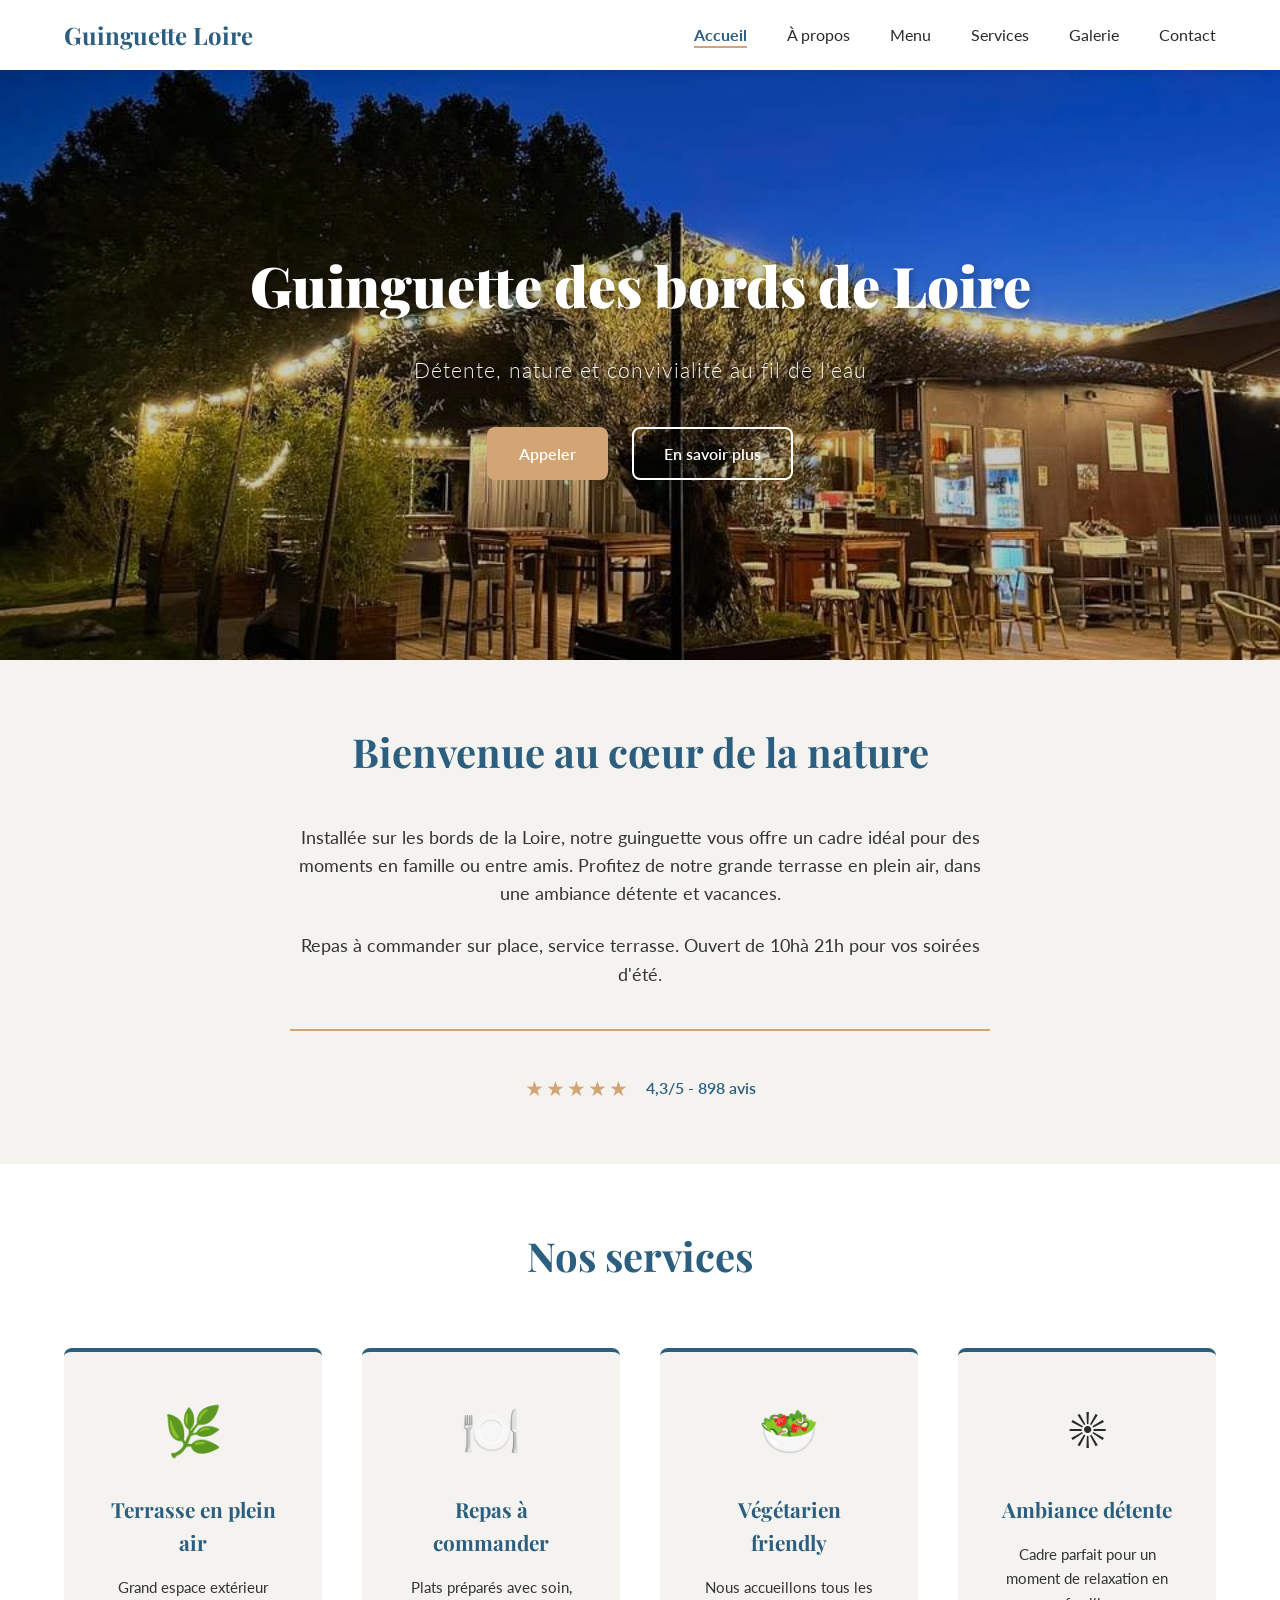
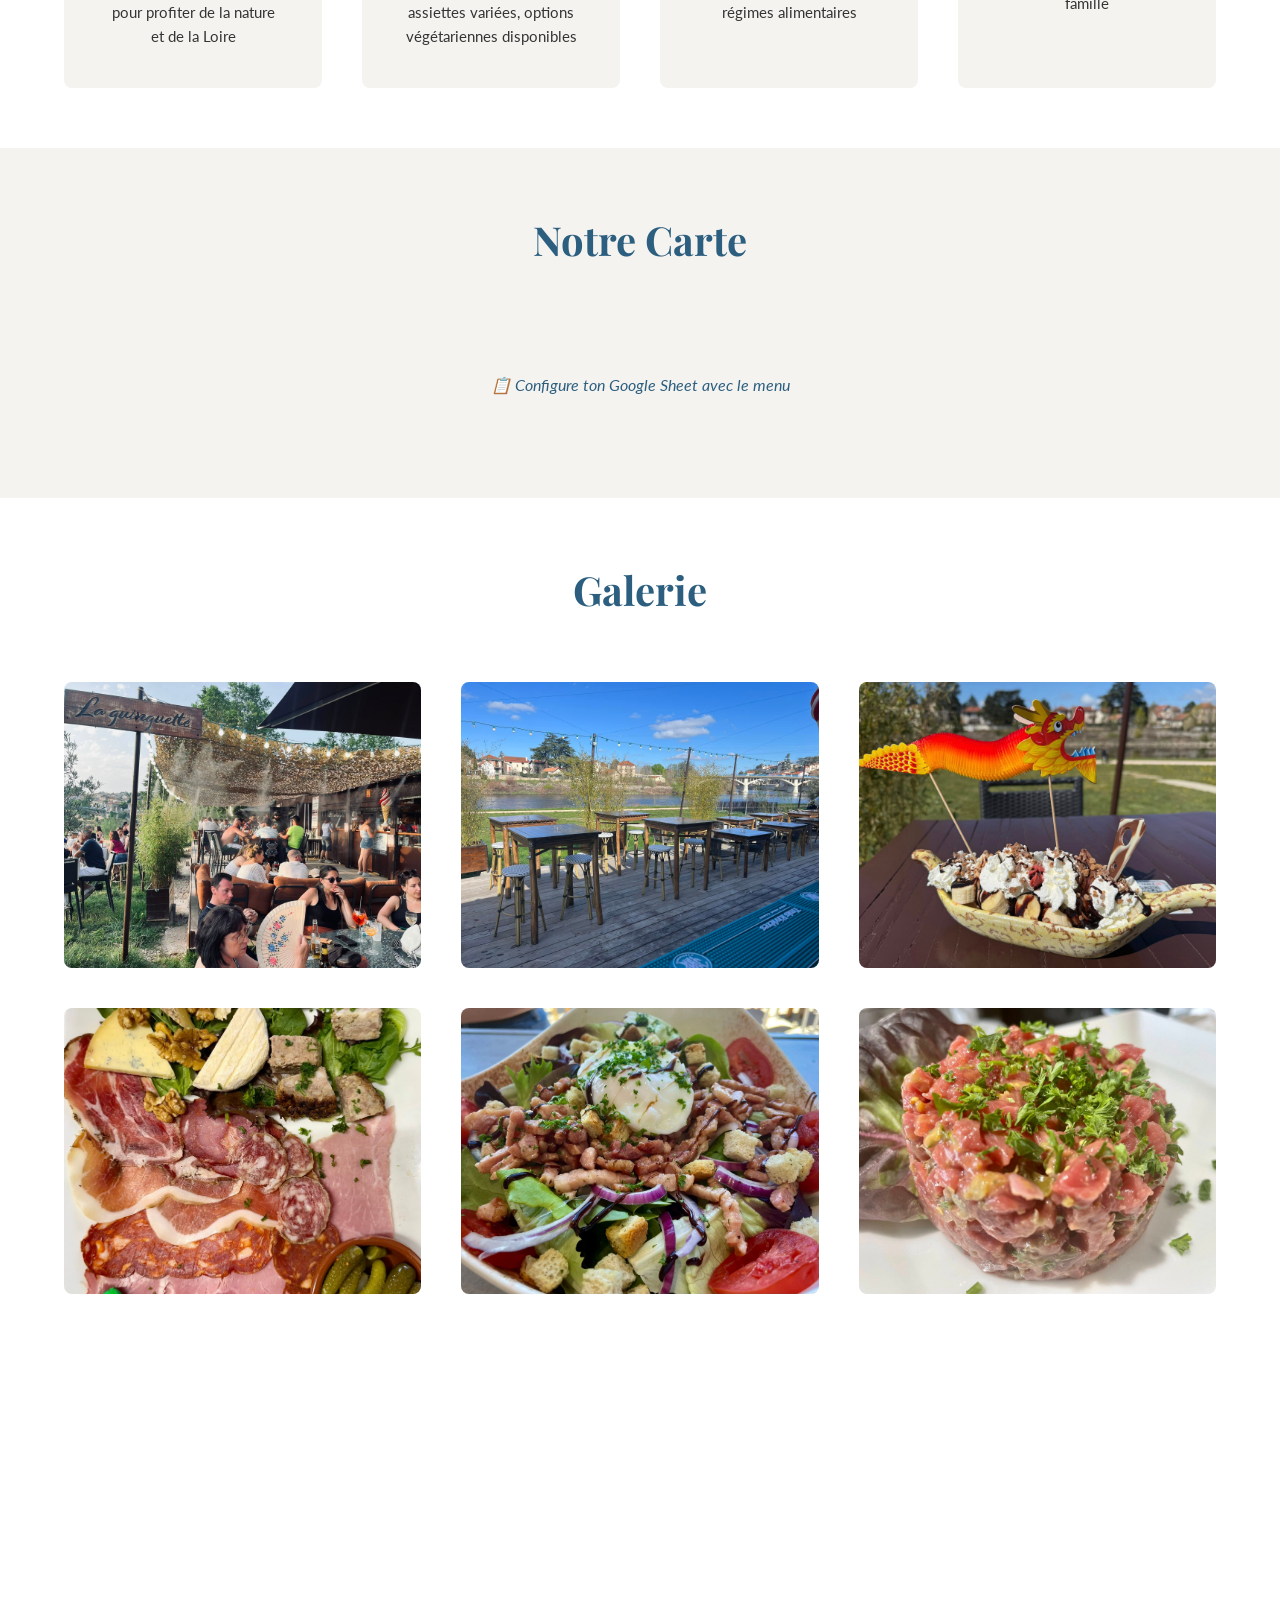
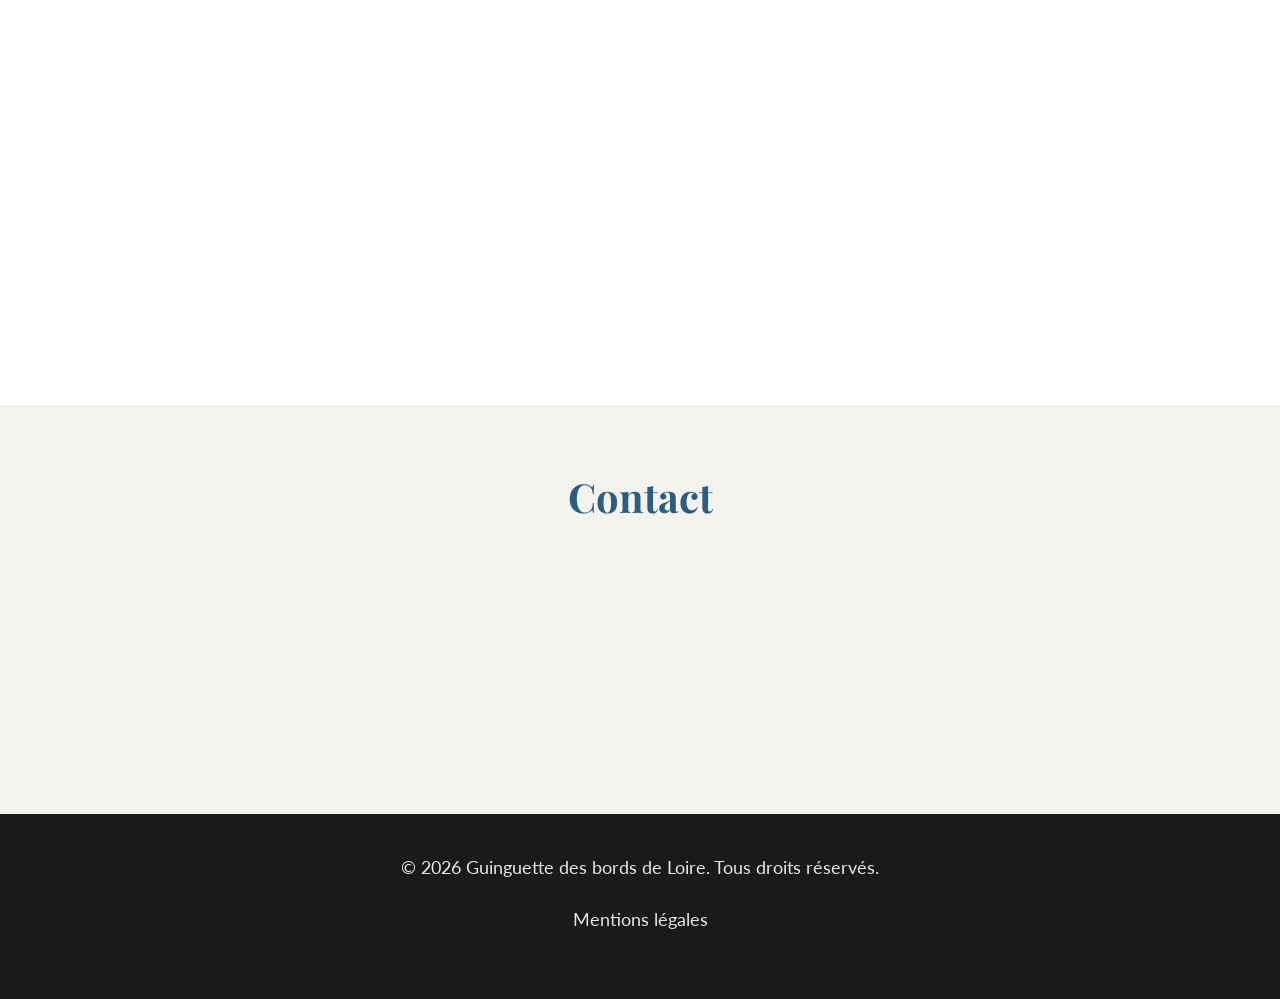
<file: index.html>
<!DOCTYPE html>
<html lang="fr">
<head>
    <meta charset="UTF-8">
    <meta name="viewport" content="width=device-width, initial-scale=1.0">
    <title>Guinguette des bords de Loire - Saint-Just-Saint-Rambert</title>
    <link rel="preconnect" href="https://fonts.googleapis.com">
    <link rel="preconnect" href="https://fonts.gstatic.com" crossorigin>
    <link href="https://fonts.googleapis.com/css2?family=Playfair+Display:wght@700;900&family=Lato:wght@300;400;700&display=swap" rel="stylesheet">
    <link rel="stylesheet" href="style.css">
</head>
<body>
    <!-- Navigation -->
    <nav class="navbar">
        <div class="nav-container">
            <div class="nav-logo">Guinguette Loire</div>
            <div class="hamburger" id="hamburger">
                <span></span>
                <span></span>
                <span></span>
            </div>
            <ul class="nav-menu" id="navMenu">
                <li><a href="#accueil" class="nav-link">Accueil</a></li>
                <li><a href="#a-propos" class="nav-link">À propos</a></li>
                <li><a href="#menu" class="nav-link">Menu</a></li>
                <li><a href="#services" class="nav-link">Services</a></li>
                <li><a href="#galerie" class="nav-link">Galerie</a></li>
                <li><a href="#contact" class="nav-link">Contact</a></li>
            </ul>
        </div>
    </nav>

    <!-- Hero Section -->
    <section id="accueil" class="hero">
        <div class="hero-content">
            <h1 class="hero-title">Guinguette des bords de Loire</h1>
            <p class="hero-subtitle">Détente, nature et convivialité au fil de l'eau</p>
            <div class="hero-cta">
                <a href="tel:0612384630" class="btn btn-primary">Appeler</a>
                <a href="#contact" class="btn btn-secondary">En savoir plus</a>
            </div>
        </div>
        <div class="hero-overlay"></div>
    </section>

    <!-- À propos -->
    <section id="a-propos" class="about">
        <div class="container">
            <div class="about-content">
                <h2>Bienvenue au cœur de la nature</h2>
                <p>Installée sur les bords de la Loire, notre guinguette vous offre un cadre idéal pour des moments en famille ou entre amis. Profitez de notre grande terrasse en plein air, dans une ambiance détente et vacances.</p>
                <p>Repas à commander sur place, service terrasse. Ouvert de 10hà 21h pour vos soirées d'été.</p>
                <div class="rating">
                    <span class="stars">★★★★★</span>
                    <span class="rating-text">4,3/5 - 898 avis</span>
                </div>
            </div>
        </div>
    </section>

    <!-- Services -->
    <section id="services" class="services">
        <div class="container">
            <h2>Nos services</h2>
            <div class="services-grid">
                <div class="service-card">
                    <div class="service-icon">🌿</div>
                    <h3>Terrasse en plein air</h3>
                    <p>Grand espace extérieur pour profiter de la nature et de la Loire</p>
                </div>
                <div class="service-card">
                    <div class="service-icon">🍽️</div>
                    <h3>Repas à commander</h3>
                    <p>Plats préparés avec soin, assiettes variées, options végétariennes disponibles</p>
                </div>
                <div class="service-card">
                    <div class="service-icon">🥗</div>
                    <h3>Végétarien friendly</h3>
                    <p>Nous accueillons tous les régimes alimentaires</p>
                </div>
                <div class="service-card">
                    <div class="service-icon">☀️</div>
                    <h3>Ambiance détente</h3>
                    <p>Cadre parfait pour un moment de relaxation en famille</p>
                </div>
            </div>
        </div>
    </section>

    <!-- Menu Section -->
    <section id="menu" class="menu">
        <div class="container">
            <h2>Notre Carte</h2>
            <div class="menu-selector">
                <!-- Les boutons seront générés automatiquement -->
            </div>
            <div class="menu-loading">Chargement du menu...</div>
            <div id="menuContainer" class="menu-grid"></div>
        </div>
    </section>

    <!-- Galerie -->
    <section id="galerie" class="gallery">
        <div class="container">
            <h2>Galerie</h2>
            <div class="gallery-grid">
                <div class="gallery-item">
                    <img src="images/image_1.jpg" alt="Terrasse extérieure">
                </div>
                <div class="gallery-item">
                    <img src="images/image_2.jpg" alt="Vue Loire">
                </div>
                <div class="gallery-item">
                    <img src="images/image_3.jpg" alt="Plats">
                </div>
                <div class="gallery-item">
                    <img src="images/image_4.jpg" alt="Ambiance">
                </div>
                <div class="gallery-item">
                    <img src="images/image_5.jpg" alt="Ambiance">
                </div>
                <div class="gallery-item">
                    <img src="images/image_6.jpg" alt="Ambiance">
                </div>
                <div class="gallery-item">
                    <img src="images/image_7.jpg" alt="Terrasse guinguette">
                </div>
                <div class="gallery-item">
                    <img src="images/image_8.jpg" alt="Vue Loire">
                </div>
                <div class="gallery-item">
                    <img src="images/image_9.jpg" alt="Plats">
                </div>
                <div class="gallery-item">
                    <img src="images/image_10.jpg" alt="Ambiance">
                </div>
                <div class="gallery-item">
                    <img src="images/image_11.jpg" alt="Ambiance">
                </div>
                <div class="gallery-item">
                    <img src="images/image_12.jpg" alt="Ambiance">
                </div>
            </div>
        </div>
    </section>

    <!-- Infos pratiques -->
    <section id="contact" class="contact">
        <div class="container">
            <h2>Contact</h2>
            <div class="infos-grid">
                <div class="info-card">
                    <h3>📍 Adresse</h3>
                    <p>25 Bd de la Loire<br>42170 Saint-Just-Saint-Rambert</p>
                </div>
                <div class="info-card">
                    <h3>📞 Téléphone</h3>
                    <p><a href="tel:0612384630">06 12 38 46 30</a></p>
                </div>
                <div class="info-card">
                    <h3>⏰ Horaires</h3>
                    <p>Ouvert tous les jours<br>Fermeture à 21h00</p>
                </div>
                <div class="info-card">
                    <h3>💰 Tarifs</h3>
                    <p>Budget moyen : 20-30€</p>
                </div>
            </div>
        </div>
    </section>

    <!-- Footer -->
    <footer class="footer">
        <p>&copy; 2026 Guinguette des bords de Loire. Tous droits réservés.</p>
        <p><a href="mentions-legales.html">Mentions légales</a></p>
    </footer>

    <script src="script.js"></script>
</body>
</html>
</file>
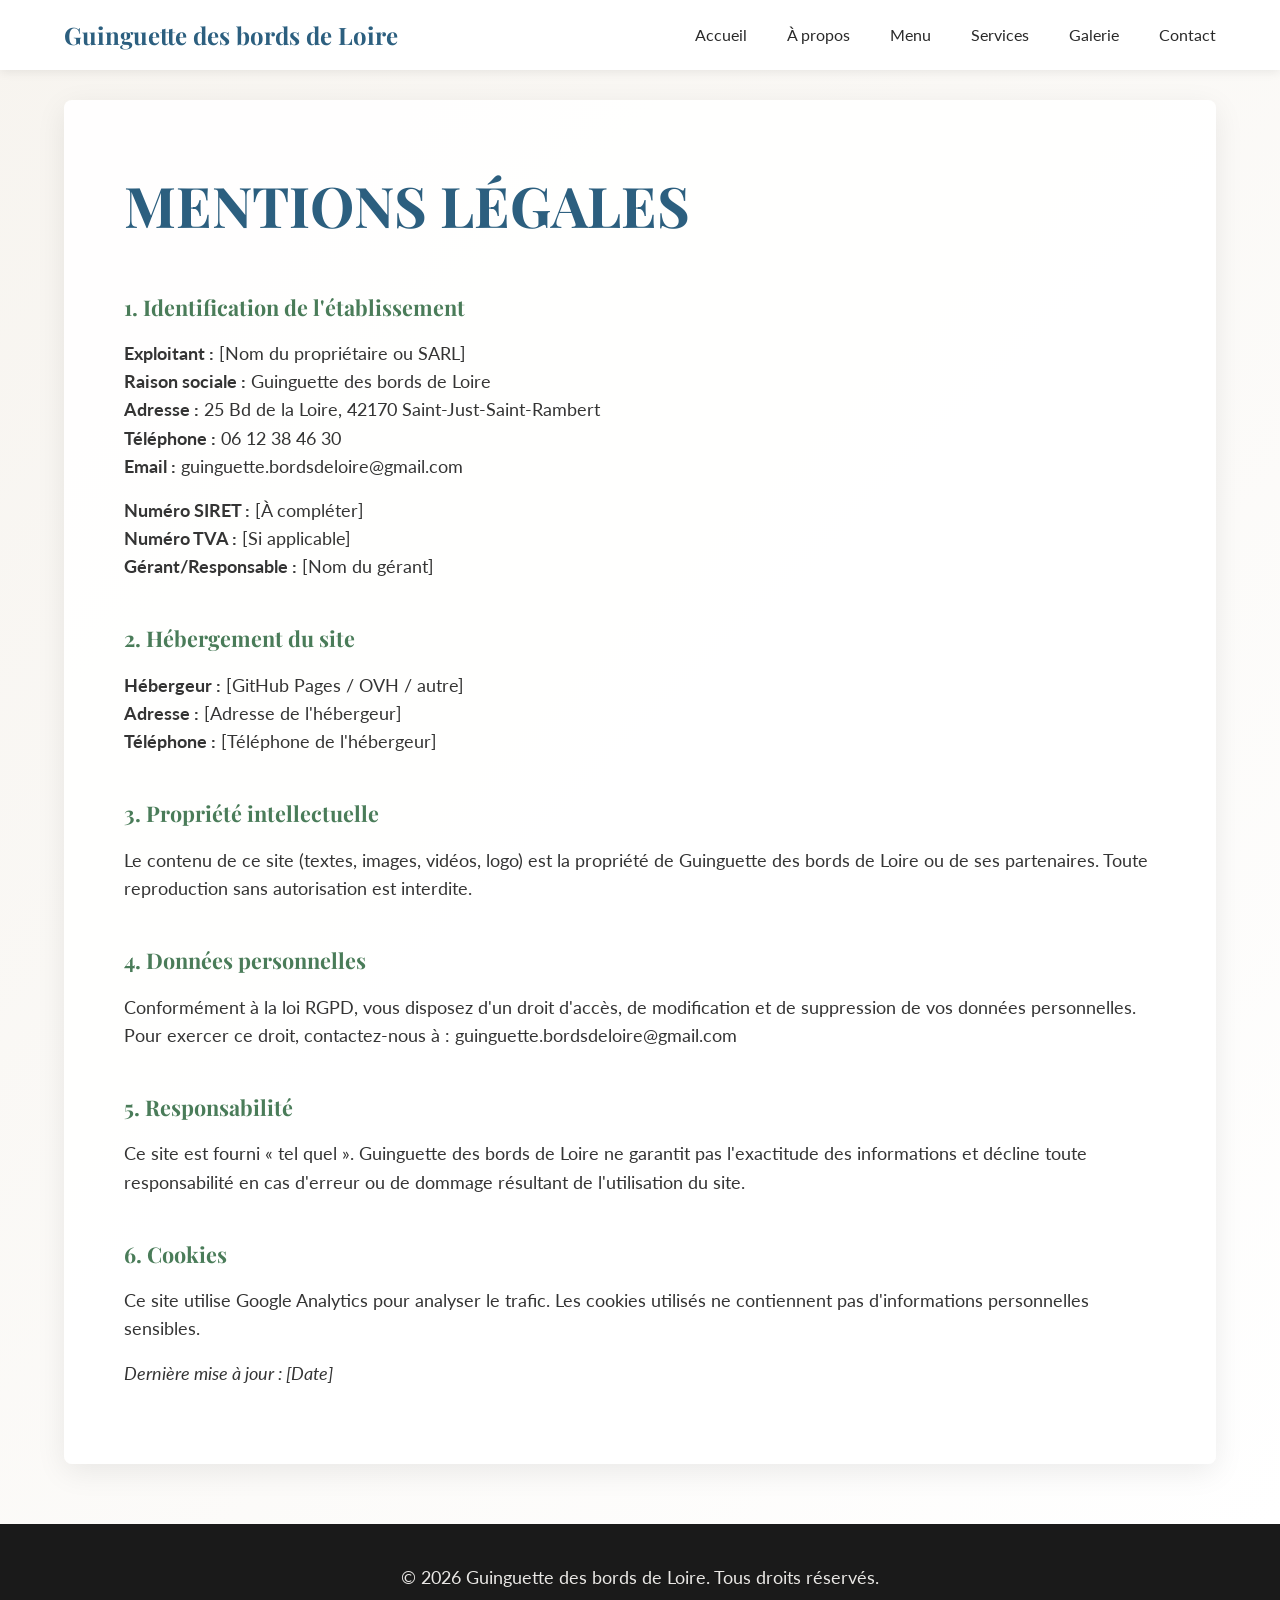
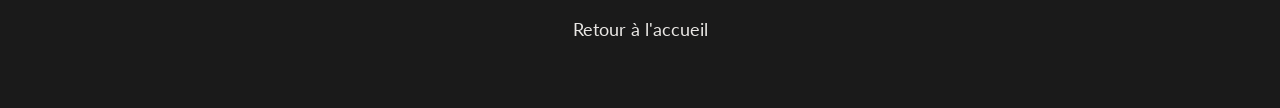
<file: mentions-legales.html>
<!DOCTYPE html>
<html lang="fr">
<head>
    <meta charset="UTF-8">
    <meta name="viewport" content="width=device-width, initial-scale=1.0">
    <title>Mentions légales - Guinguette des bords de Loire</title>
    <meta name="description" content="Mentions légales de la Guinguette des bords de Loire">
    <link rel="preconnect" href="https://fonts.googleapis.com">
    <link rel="preconnect" href="https://fonts.gstatic.com" crossorigin>
    <link href="https://fonts.googleapis.com/css2?family=Lato:wght@300;400;700;900&family=Playfair+Display:wght@700;900&display=swap" rel="stylesheet">
    <link rel="stylesheet" href="style.css">
</head>
<body>
    <header class="navbar">
        <div class="nav-container">
            <a href="index.html" class="nav-logo">Guinguette des bords de Loire</a>
            <nav>
                <ul class="nav-menu">
                    <li><a href="index.html#accueil" class="nav-link">Accueil</a></li>
                    <li><a href="index.html#a-propos" class="nav-link">À propos</a></li>
                    <li><a href="index.html#menu" class="nav-link">Menu</a></li>
                    <li><a href="index.html#services" class="nav-link">Services</a></li>
                    <li><a href="index.html#galerie" class="nav-link">Galerie</a></li>
                    <li><a href="index.html#contact" class="nav-link">Contact</a></li>
                </ul>
            </nav>
        </div>
    </header>

    <main class="legal-page">
        <div class="container">
            <article class="legal-card">
                <h1>MENTIONS LÉGALES</h1>

                <h2>1. Identification de l'établissement</h2>
                <p><strong>Exploitant :</strong> [Nom du propriétaire ou SARL]<br>
                <strong>Raison sociale :</strong> Guinguette des bords de Loire<br>
                <strong>Adresse :</strong> 25 Bd de la Loire, 42170 Saint-Just-Saint-Rambert<br>
                <strong>Téléphone :</strong> 06 12 38 46 30<br>
                <strong>Email :</strong> guinguette.bordsdeloire@gmail.com</p>

                <p><strong>Numéro SIRET :</strong> [À compléter]<br>
                <strong>Numéro TVA :</strong> [Si applicable]<br>
                <strong>Gérant/Responsable :</strong> [Nom du gérant]</p>

                <h2>2. Hébergement du site</h2>
                <p><strong>Hébergeur :</strong> [GitHub Pages / OVH / autre]<br>
                <strong>Adresse :</strong> [Adresse de l'hébergeur]<br>
                <strong>Téléphone :</strong> [Téléphone de l'hébergeur]</p>

                <h2>3. Propriété intellectuelle</h2>
                <p>Le contenu de ce site (textes, images, vidéos, logo) est la propriété de Guinguette des bords de Loire ou de ses partenaires. Toute reproduction sans autorisation est interdite.</p>

                <h2>4. Données personnelles</h2>
                <p>Conformément à la loi RGPD, vous disposez d'un droit d'accès, de modification et de suppression de vos données personnelles. Pour exercer ce droit, contactez-nous à : guinguette.bordsdeloire@gmail.com</p>

                <h2>5. Responsabilité</h2>
                <p>Ce site est fourni « tel quel ». Guinguette des bords de Loire ne garantit pas l'exactitude des informations et décline toute responsabilité en cas d'erreur ou de dommage résultant de l'utilisation du site.</p>

                <h2>6. Cookies</h2>
                <p>Ce site utilise Google Analytics pour analyser le trafic. Les cookies utilisés ne contiennent pas d'informations personnelles sensibles.</p>

                <p><em>Dernière mise à jour : [Date]</em></p>
            </article>
        </div>
    </main>

    <footer class="footer">
        <p>&copy; 2026 Guinguette des bords de Loire. Tous droits réservés.</p>
        <p><a href="index.html" style="color: #F5F3F0;">Retour à l'accueil</a></p>
    </footer>
</body>
</html>
</file>
<file: style.css>
/* ===== Variables CSS ===== */
:root {
    --color-primary: #2C5F7F;
    --color-secondary: #4A7C59;
    --color-accent: #D4A574;
    --color-light: #F5F3F0;
    --color-white: #FFFFFF;
    --color-dark: #1A1A1A;
    --color-text: #2A2A2A;
    
    --font-display: 'Playfair Display', serif;
    --font-body: 'Lato', sans-serif;
    
    --spacing-xs: 8px;
    --spacing-sm: 16px;
    --spacing-md: 24px;
    --spacing-lg: 40px;
    --spacing-xl: 60px;
    
    --radius: 8px;
    --transition: all 0.3s ease;
}

/* ===== Reset & Base ===== */
* {
    margin: 0;
    padding: 0;
    box-sizing: border-box;
}

html {
    scroll-behavior: smooth;
}

body {
    font-family: var(--font-body);
    color: var(--color-text);
    background: var(--color-white);
    line-height: 1.6;
}

h1, h2, h3 {
    font-family: var(--font-display);
    font-weight: 700;
    margin-bottom: var(--spacing-md);
}

h1 { font-size: 3.5rem; }
h2 { font-size: 2.5rem; color: var(--color-primary); }
h3 { font-size: 1.3rem; }

p {
    font-size: 1.1rem;
    margin-bottom: var(--spacing-md);
    opacity: 0.95;
}

a {
    color: var(--color-primary);
    text-decoration: none;
}

/* ===== Container ===== */
.container {
    max-width: 1200px;
    margin: 0 auto;
    padding: 0 var(--spacing-md);
}

/* ===== Navigation ===== */
.navbar {
    position: fixed;
    top: 0;
    width: 100%;
    background: var(--color-white);
    box-shadow: 0 2px 10px rgba(0,0,0,0.08);
    z-index: 1000;
}

.nav-container {
    max-width: 1200px;
    margin: 0 auto;
    padding: var(--spacing-sm) var(--spacing-md);
    display: flex;
    justify-content: space-between;
    align-items: center;
}

.nav-logo {
    font-family: var(--font-display);
    font-size: 1.5rem;
    font-weight: 700;
    color: var(--color-primary);
}

.nav-menu {
    display: flex;
    list-style: none;
    gap: var(--spacing-lg);
}

.nav-link {
    color: var(--color-text);
    font-size: 1rem;
    transition: var(--transition);
}

.nav-link:hover {
    color: var(--color-primary);
}

.hamburger {
    display: none;
    flex-direction: column;
    cursor: pointer;
    gap: 6px;
}

.hamburger span {
    width: 25px;
    height: 3px;
    background: var(--color-primary);
    transition: var(--transition);
    border-radius: 2px;
}

.hamburger.active span:nth-child(1) {
    transform: rotate(45deg) translate(10px, 10px);
}

.hamburger.active span:nth-child(2) {
    opacity: 0;
}

.hamburger.active span:nth-child(3) {
    transform: rotate(-45deg) translate(10px, -10px);
}

/* ===== Hero Section ===== */
.hero {
    margin-top: 60px;
    height: 600px;
    background: url('images/banner.jpg') center/cover no-repeat;
    position: relative;
    display: flex;
    align-items: center;
    justify-content: center;
    overflow: hidden;
}

.hero-overlay {
    position: absolute;
    top: 0;
    left: 0;
    right: 0;
    bottom: 0;
    background: rgba(0,0,0,0.2);
    z-index: 1;
}

.hero-content {
    position: relative;
    z-index: 2;
    text-align: center;
    color: var(--color-white);
    animation: fadeInUp 1s ease-out;
}

.hero-title {
    font-size: 3.5rem;
    font-weight: 900;
    margin-bottom: var(--spacing-md);
    text-shadow: 2px 2px 10px rgba(0,0,0,0.3);
}

.hero-subtitle {
    font-size: 1.3rem;
    margin-bottom: var(--spacing-lg);
    font-weight: 300;
    letter-spacing: 1px;
    text-shadow: 3px 3px 8px rgba(0,0,0,0.8), 0 0 20px rgba(0,0,0,0.6);
}

.hero-cta {
    display: flex;
    gap: var(--spacing-md);
    justify-content: center;
    flex-wrap: wrap;
}

/* ===== Buttons ===== */
.btn {
    padding: 12px 30px;
    border-radius: var(--radius);
    font-size: 1rem;
    font-weight: 600;
    cursor: pointer;
    transition: var(--transition);
    display: inline-block;
    border: 2px solid transparent;
}

.btn-primary {
    background: var(--color-accent);
    color: var(--color-white);
}

.btn-primary:hover {
    background: #E5B895;
    transform: translateY(-2px);
    box-shadow: 0 4px 15px rgba(212, 165, 116, 0.4);
}

.btn-secondary {
    background: transparent;
    color: var(--color-white);
    border: 2px solid var(--color-white);
}

.btn-secondary:hover {
    background: var(--color-white);
    color: var(--color-primary);
}

.btn-large {
    padding: 15px 40px;
    font-size: 1.1rem;
}

/* ===== About Section ===== */
.about {
    padding: var(--spacing-xl) 0;
    background: #F5F3F0;
}

.about-content {
    max-width: 700px;
    margin: 0 auto;
    text-align: center;
}

.about-content h2 {
    margin-bottom: var(--spacing-lg);
}

.rating {
    display: flex;
    align-items: center;
    justify-content: center;
    gap: var(--spacing-sm);
    margin-top: var(--spacing-lg);
    padding-top: var(--spacing-lg);
    border-top: 2px solid var(--color-accent);
}

.stars {
    font-size: 1.3rem;
    color: var(--color-accent);
    letter-spacing: 2px;
}

.rating-text {
    color: var(--color-primary);
    font-weight: 600;
}

/* ===== Services Section ===== */
.services {
    padding: var(--spacing-xl) 0;
    background: var(--color-white);
}

.services h2 {
    text-align: center;
    margin-bottom: var(--spacing-xl);
}

.services-grid {
    display: grid;
    grid-template-columns: repeat(auto-fit, minmax(250px, 1fr));
    gap: var(--spacing-lg);
}

.service-card {
    background: var(--color-light);
    padding: var(--spacing-lg);
    border-radius: var(--radius);
    text-align: center;
    border-top: 4px solid var(--color-primary);
    transition: var(--transition);
}

.service-card:hover {
    transform: translateY(-5px);
    box-shadow: 0 10px 25px rgba(0,0,0,0.1);
}

.service-icon {
    font-size: 3rem;
    margin-bottom: var(--spacing-md);
}

.service-card h3 {
    color: var(--color-primary);
    margin-bottom: var(--spacing-sm);
}

.service-card p {
    font-size: 0.95rem;
    margin: 0;
}

/* ===== Menu Section ===== */
.menu {
    padding: var(--spacing-xl) 0;
    background: #F5F3F0;

}

.menu h2 {
    text-align: center;
    margin-bottom: var(--spacing-lg);
}

.menu-selector {
    display: flex;
    justify-content: center;
    gap: var(--spacing-sm);
    flex-wrap: wrap;
    margin-bottom: var(--spacing-xl);
}

.menu-tab {
    padding: 10px 20px;
    border: 2px solid var(--color-primary);
    background: transparent;
    color: var(--color-primary);
    border-radius: var(--radius);
    cursor: pointer;
    font-weight: 600;
    transition: var(--transition);
    font-family: var(--font-body);
}

.menu-tab:hover,
.menu-tab.active {
    background: var(--color-primary);
    color: var(--color-white);
}

.menu-loading {
    text-align: center;
    color: var(--color-primary);
    font-style: italic;
    margin: var(--spacing-lg) 0;
}

.menu-grid {
    display: grid;
    grid-template-columns: repeat(auto-fit, minmax(300px, 380px));
    gap: var(--spacing-lg);
    justify-content: center;
}

.menu-item {
    width: 100%;
    max-width: 380px;
    justify-self: center;
    background: var(--color-white);
    padding: var(--spacing-md);
    border-radius: var(--radius);
    border-left: 4px solid var(--color-accent);
    display: flex;
    justify-content: space-between;
    align-items: start;
    transition: var(--transition);
}

.menu-item:hover {
    transform: translateX(5px);
    box-shadow: 0 5px 15px rgba(0,0,0,0.1);
}

.menu-item-info h3 {
    margin: 0 0 5px 0;
    font-size: 1.1rem;
}

.menu-item-info p {
    margin: 0;
    font-size: 0.9rem;
    color: #666;
}

.menu-item-price {
    color: var(--color-accent);
    font-weight: 700;
    font-size: 1.2rem;
    white-space: nowrap;
    margin-left: var(--spacing-md);
}

.gallery-note {
    text-align: center;
    color: var(--color-primary);
    font-size: 0.9rem;
    margin-bottom: var(--spacing-lg);
    font-style: italic;
}

/* ===== Gallery Section ===== */
.gallery {
    padding: var(--spacing-xl) 0;
    background: #FFFFFF;
}

.gallery h2 {
    text-align: center;
    margin-bottom: var(--spacing-xl);
}

.gallery-grid {
    display: grid;
    grid-template-columns: repeat(auto-fit, minmax(280px, 1fr));
    gap: var(--spacing-lg);
}

.gallery-item {
    position: relative;
    overflow: hidden;
    border-radius: var(--radius);
    aspect-ratio: 1.25;
    cursor: pointer;
}

.gallery-item img {
    width: 100%;
    height: 100%;
    object-fit: cover;
    transition: var(--transition);
}

.gallery-item:hover img {
    transform: scale(1.08);
}

.gallery-item p {
    position: absolute;
    bottom: 0;
    left: 0;
    right: 0;
    background: linear-gradient(to top, rgba(0,0,0,0.8), transparent);
    color: var(--color-white);
    padding: var(--spacing-md);
    margin: 0;
    font-weight: 600;
    font-size: 1.1rem;
    transform: translateY(10px);
    transition: var(--transition);
}

.gallery-item:hover p {
    transform: translateY(0);
}

/* ===== Contact Section ===== */
.contact {
    padding: var(--spacing-xl) 0;
    background: #F5F3F0;
    color: var(--color-text);
    text-align: center;
}

.contact h2 {
    color: var(--color-primary);
    margin-bottom: var(--spacing-md);
}

.infos-grid {
    display: grid;
    grid-template-columns: repeat(auto-fit, minmax(250px, 1fr));
    gap: var(--spacing-lg);
}

.info-card {
    background: rgba(255,255,255,0.85);
    padding: var(--spacing-lg);
    border-radius: var(--radius);
    border-left: 4px solid var(--color-accent);
}

.info-card h3 {
    color: var(--color-primary);
    margin-bottom: var(--spacing-sm);
    font-size: 1.1rem;
}

.info-card p {
    margin: 0;
    font-size: 1rem;
    color: var(--color-text);
}

.info-card a {
    color: var(--color-accent);
    font-weight: 600;
}

/* ===== Legal Page ===== */
.legal-page {
    padding: 100px 0 60px;
    background: linear-gradient(135deg, #f7f4ef 0%, #ffffff 100%);
    min-height: 100vh;
}

.legal-card {
    background: rgba(255, 255, 255, 0.95);
    border-radius: var(--radius);
    box-shadow: 0 8px 30px rgba(0, 0, 0, 0.08);
    padding: var(--spacing-xl);
}

.legal-card h1 {
    color: var(--color-primary);
    margin-bottom: var(--spacing-lg);
}

.legal-card h2 {
    font-size: 1.35rem;
    margin-top: var(--spacing-lg);
    margin-bottom: var(--spacing-sm);
    color: var(--color-secondary);
}

.legal-card p {
    margin-bottom: var(--spacing-sm);
}

/* ===== Footer ===== */
.footer {
    background: var(--color-dark);
    color: var(--color-light);
    text-align: center;
    padding: var(--spacing-lg) var(--spacing-md);
    font-size: 0.9rem;
}

.footer a {
    color: var(--color-light);
}

/* ===== Animations ===== */
@keyframes fadeInUp {
    from {
        opacity: 0;
        transform: translateY(30px);
    }
    to {
        opacity: 1;
        transform: translateY(0);
    }
}

/* ===== Responsive ===== */
@media (max-width: 768px) {
    h1 { font-size: 2.5rem; }
    h2 { font-size: 1.8rem; }
    
    .nav-menu {
        display: none;
    }
    
    .hamburger {
        display: flex;
    }
    
    .nav-menu.active {
        display: flex;
        flex-direction: column;
        position: absolute;
        top: 60px;
        left: 0;
        right: 0;
        background: var(--color-white);
        box-shadow: 0 2px 10px rgba(0,0,0,0.1);
        padding: var(--spacing-md);
        gap: var(--spacing-md);
    }
    
    .hero {
        height: 400px;
        margin-top: 60px;
    }
    
    .hero-title {
        font-size: 2rem;
    }
    
    .hero-subtitle {
        font-size: 1rem;
    }
    
    .hero-cta {
        flex-direction: column;
    }
    
    .services-grid,
    .gallery-grid,
    .infos-grid {
        grid-template-columns: 1fr;
    }
    
    .gallery-item {
        aspect-ratio: auto;
        min-height: 250px;
    }
}

@media (max-width: 480px) {
    h1 { font-size: 1.8rem; }
    h2 { font-size: 1.4rem; }
    h3 { font-size: 1.1rem; }
    
    p { font-size: 1rem; }
    
    .container {
        padding: 0 var(--spacing-sm);
    }
    
    .hero-title {
        font-size: 1.6rem;
    }
    
    .btn {
        padding: 10px 20px;
        font-size: 0.9rem;
    }
    
    .service-icon {
        font-size: 2.5rem;
    }
}
</file>
